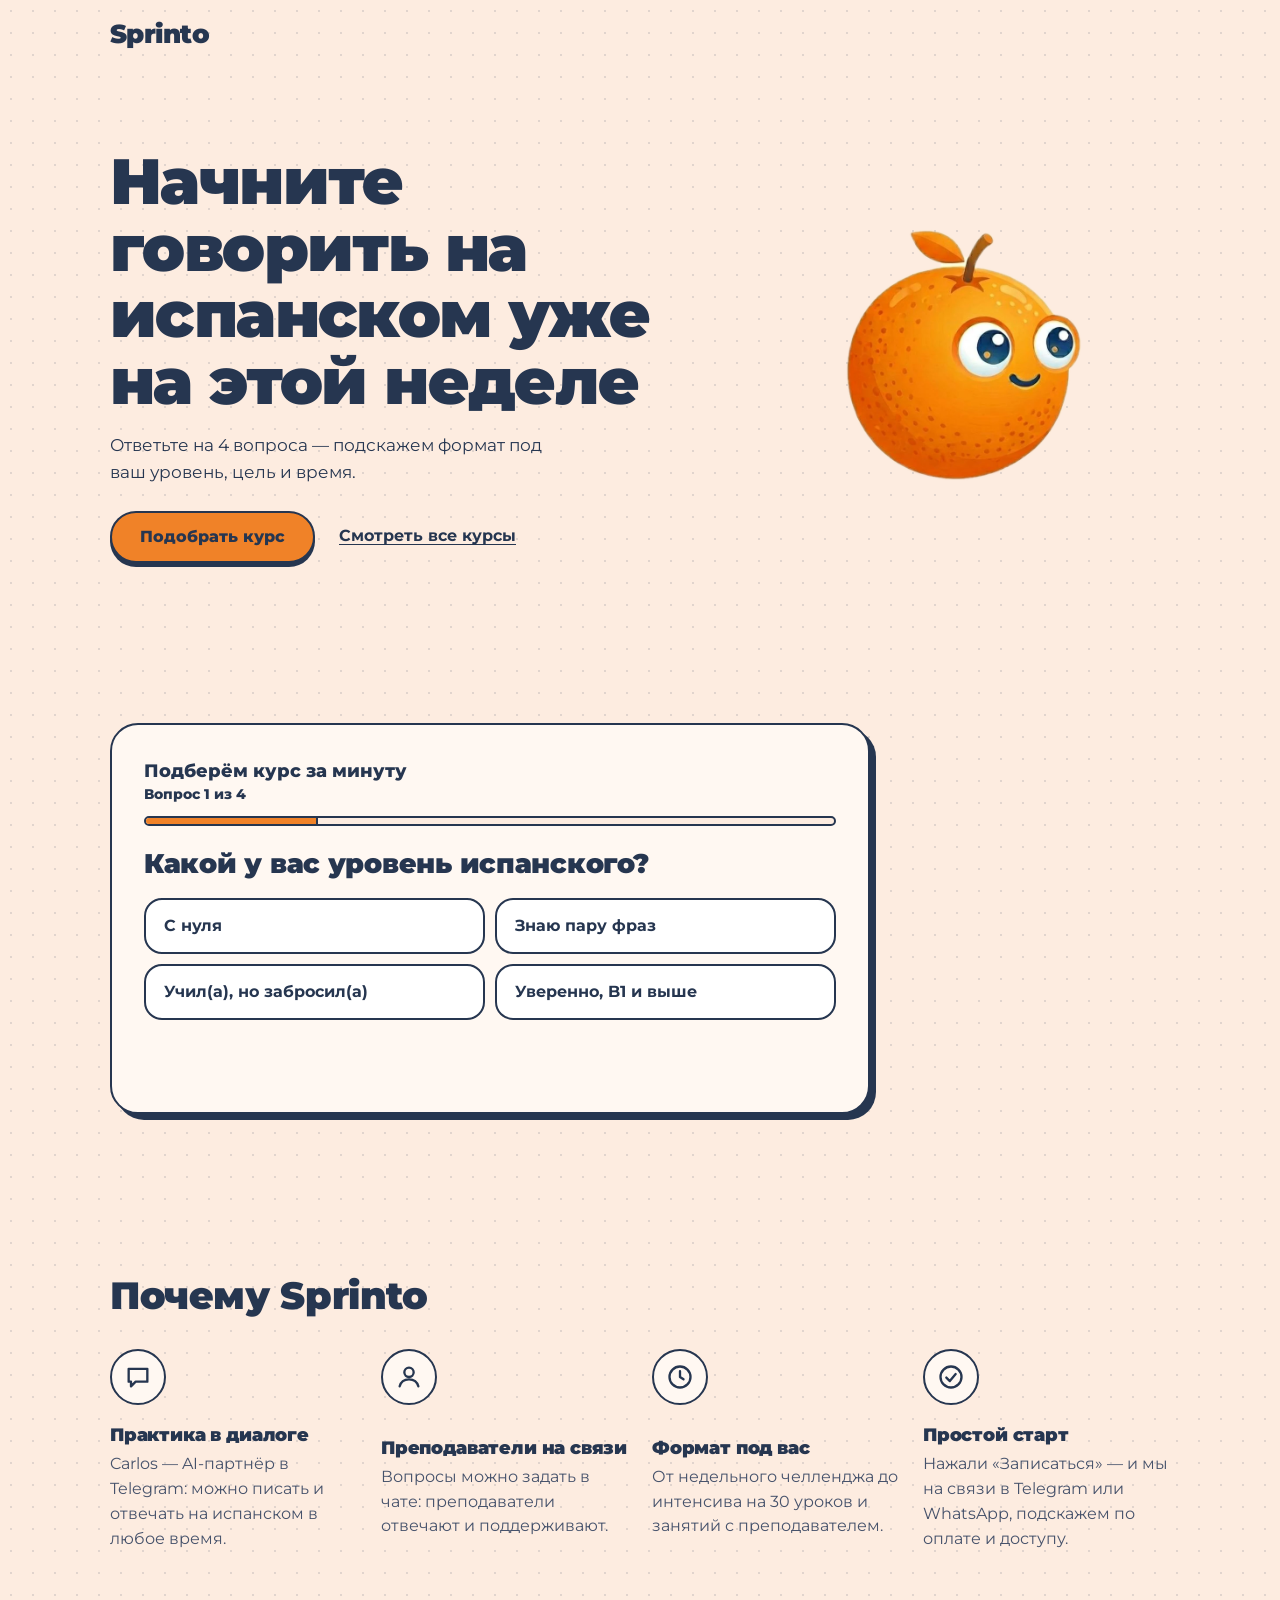
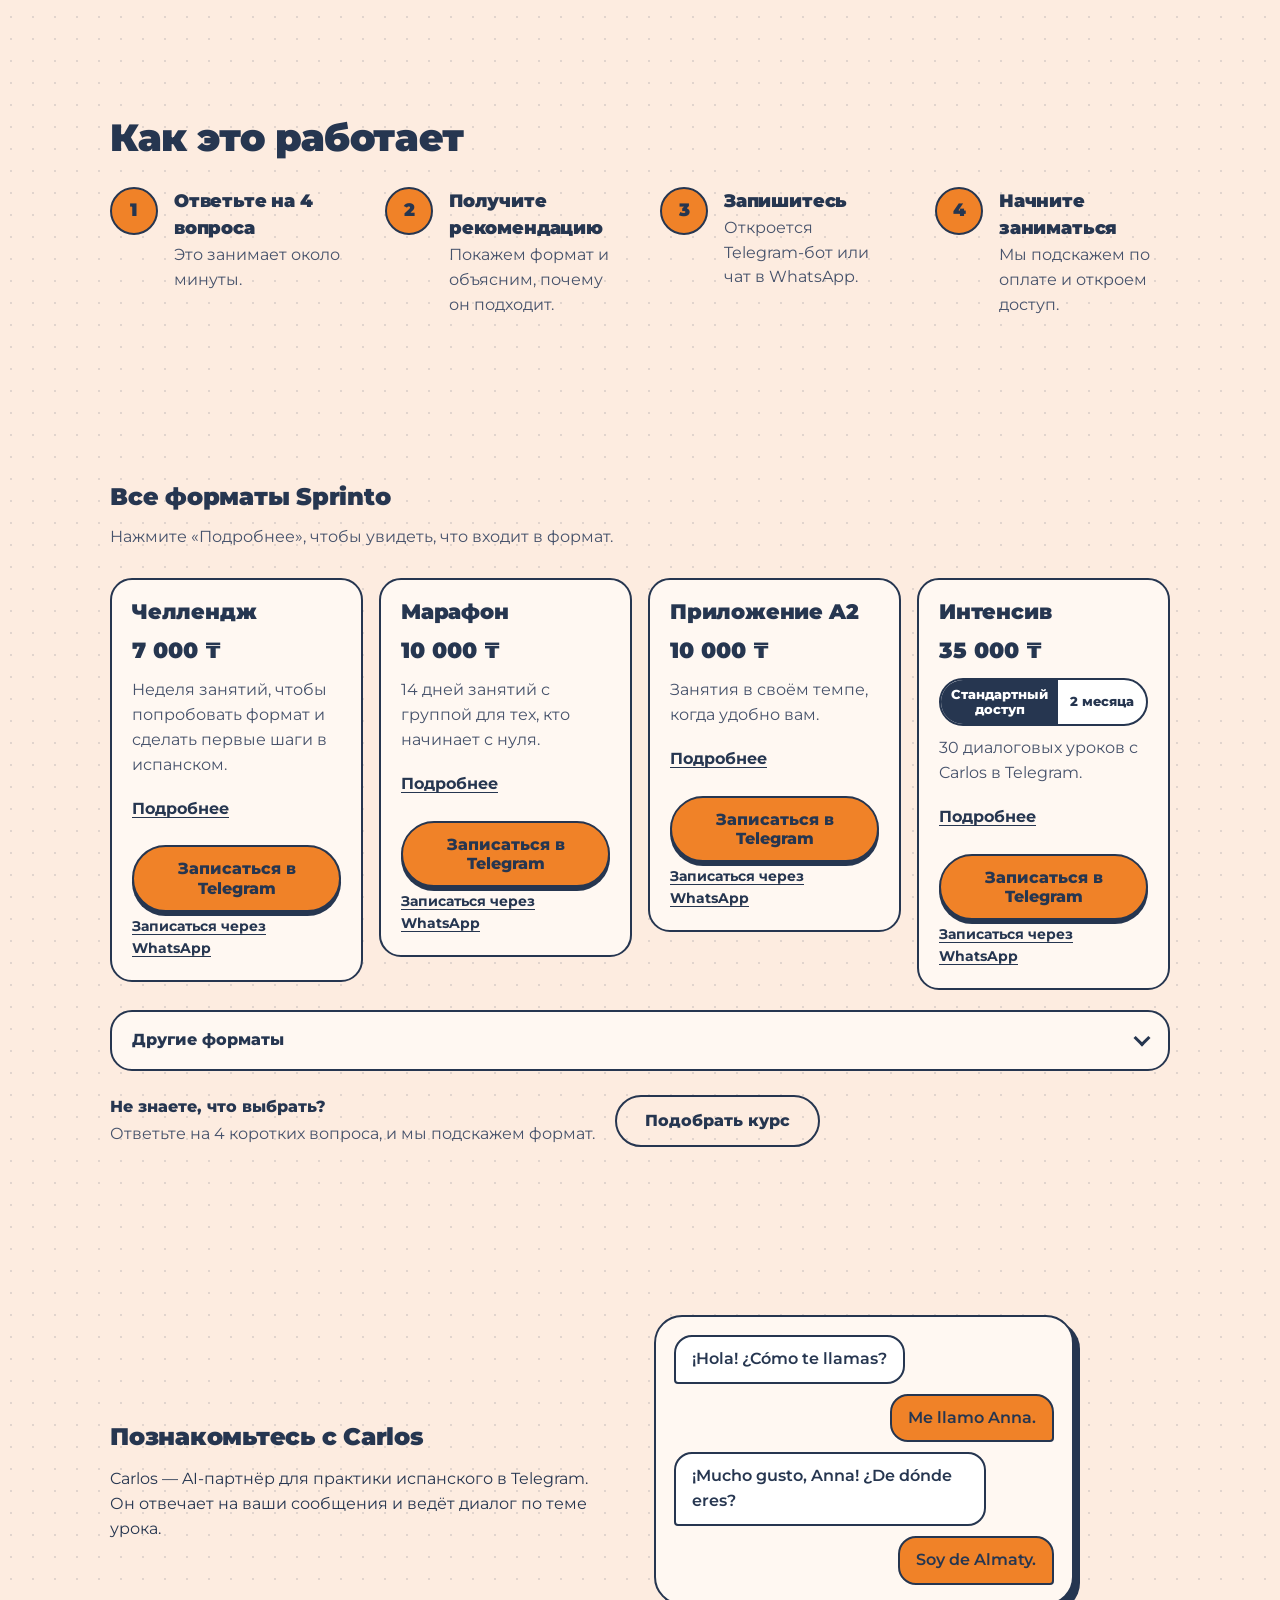
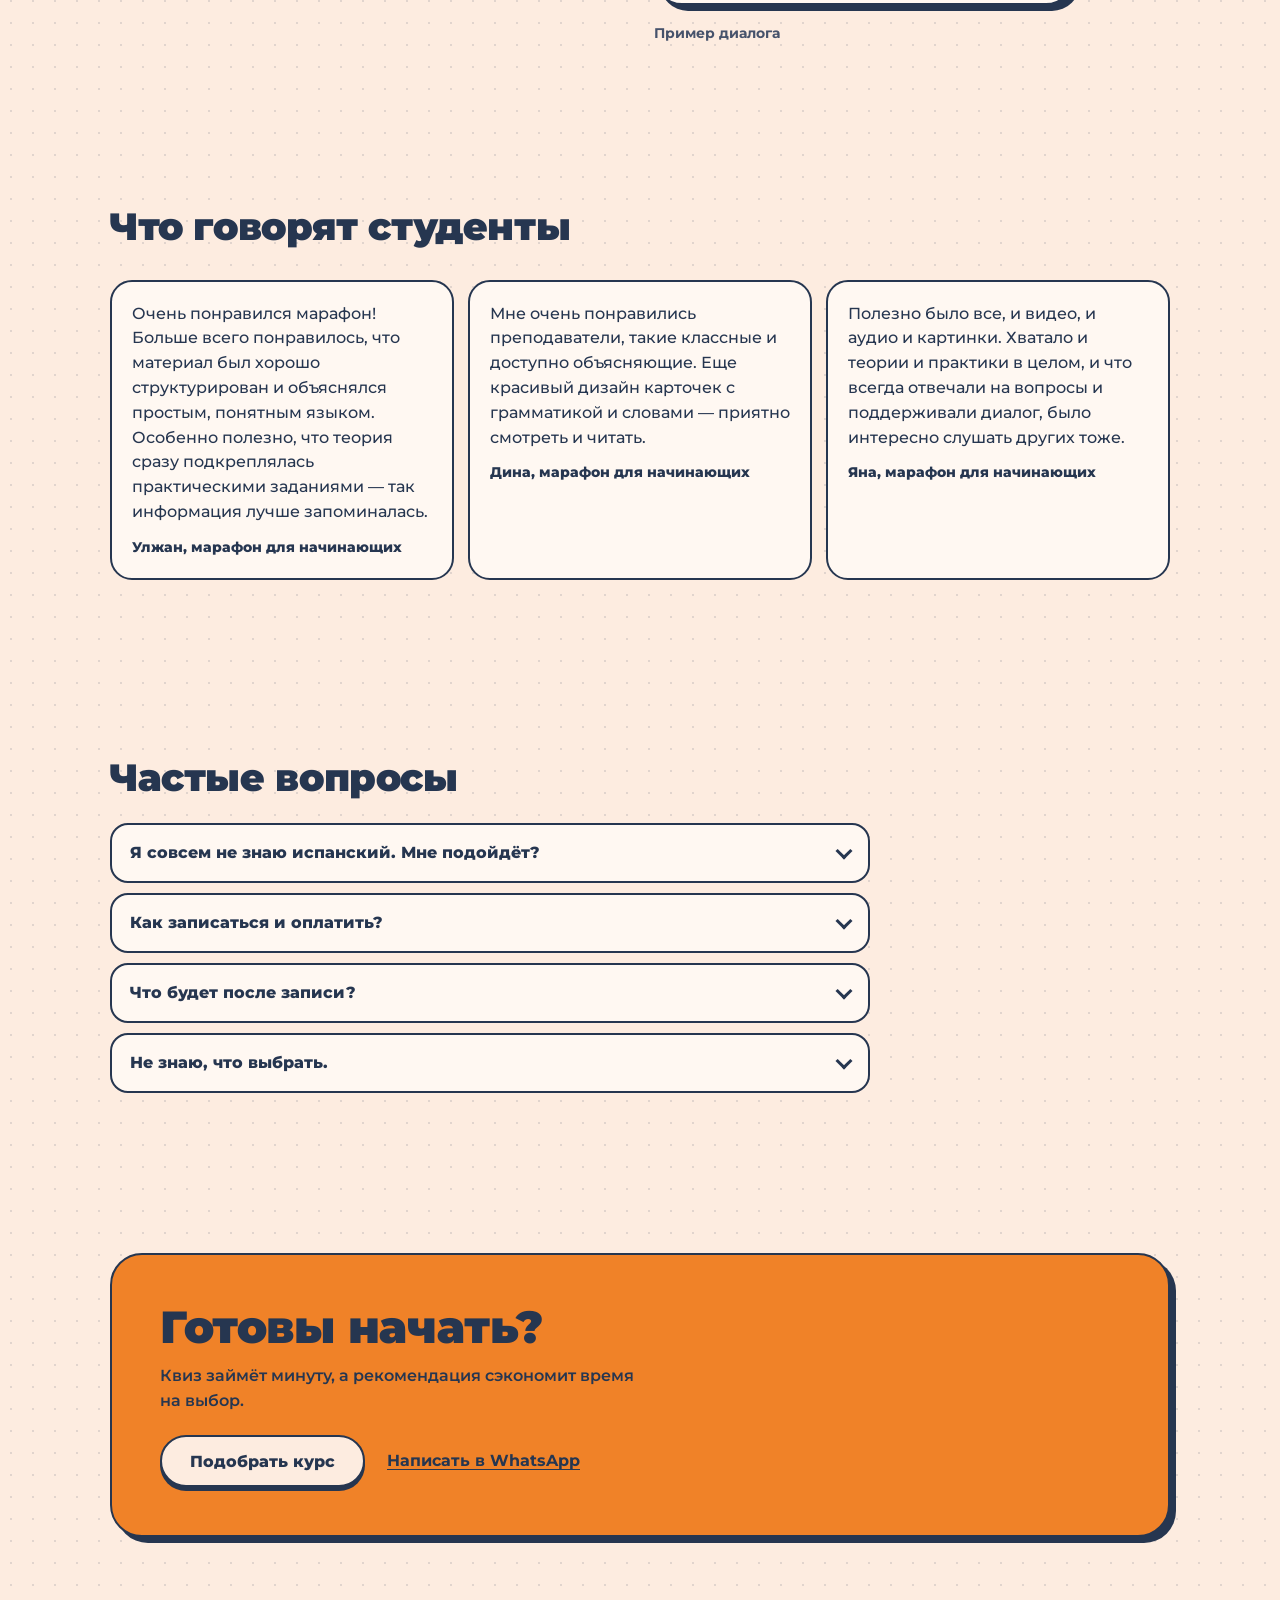
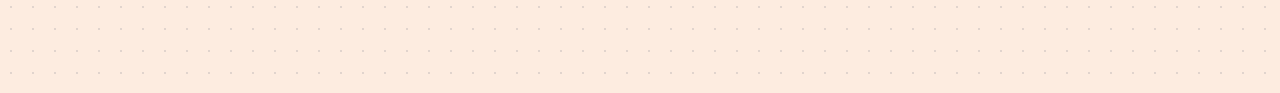
<file: index.html>
<!DOCTYPE html>
<html lang="ru">
<head>
  <meta charset="utf-8">
  <meta name="viewport" content="width=device-width, initial-scale=1, viewport-fit=cover">
  <title>Sprinto — испанский язык: подберите курс за минуту</title>
  <meta name="description" content="Ответьте на 4 вопроса и узнайте, какой формат изучения испанского подойдёт именно вам.">
  <meta name="theme-color" content="#FDECE0">

  <!-- Верификация домена в Meta Business Manager: вставить сюда мета-тег, который выдаст Meta -->
  <!-- <meta name="facebook-domain-verification" content="..."> -->

  <!-- Open Graph: картинка 1200×630 лежит в og.jpg -->
  <meta property="og:type" content="website">
  <meta property="og:title" content="Sprinto — испанский язык: подберите курс за минуту">
  <meta property="og:description" content="Ответьте на 4 вопроса и узнайте, какой формат изучения испанского подойдёт именно вам.">
  <meta property="og:image" content="https://sprinto-landing.onrender.com/og.jpg">
  <meta property="og:image:width" content="1200">
  <meta property="og:image:height" content="630">
  <meta property="og:url" content="https://sprinto-landing.onrender.com/">
  <meta name="twitter:card" content="summary_large_image">

  <link rel="icon" type="image/png" href="favicon.png">
  <link rel="apple-touch-icon" href="apple-touch-icon.png">

  <link rel="preconnect" href="https://fonts.googleapis.com">
  <link rel="preconnect" href="https://fonts.gstatic.com" crossorigin>
  <link href="https://fonts.googleapis.com/css2?family=Montserrat:wght@400;600;800;900&display=swap" rel="stylesheet">
  <link rel="stylesheet" href="styles.css">

  <!-- Конфиг и аналитика: в <head>, чтобы PageView ушёл сразу -->
  <script src="config.js"></script>
  <script src="analytics.js"></script>
</head>
<body>
  <a class="skip" href="#main" id="skip-link">К содержимому</a>

  <header class="topbar">
    <div class="wrap topbar-inner">
      <a class="logo" href="./" aria-label="Sprinto">Sprinto</a>
      <div class="lang" role="group" aria-label="Язык сайта" id="lang-switch">
        <button type="button" data-action="lang" data-lang="ru" aria-pressed="true">RU</button>
        <button type="button" data-action="lang" data-lang="kz" aria-pressed="false">KZ</button>
      </div>
    </div>
  </header>

  <main id="main">
    <section class="section hero" id="hero"></section>
    <section class="section" id="quiz" aria-labelledby="quiz-title"></section>
    <section class="section" id="why"></section>
    <section class="section" id="how"></section>
    <section class="section" id="lineup"></section>
    <section class="section" id="demo"></section>
    <section class="section" id="reviews"></section>
    <section class="section" id="faq"></section>
    <section class="section final" id="final"></section>
  </main>

  <footer class="footer" id="footer"></footer>

  <div class="sticky-cta" id="sticky" hidden>
    <button type="button" class="btn btn-primary" data-action="goquiz" id="sticky-btn">Подобрать курс</button>
  </div>

  <noscript><p style="padding:24px;text-align:center">Для работы страницы нужен JavaScript.</p></noscript>
  <script src="quiz-logic.js"></script>
  <script src="app.js"></script>
</body>
</html>
</file>
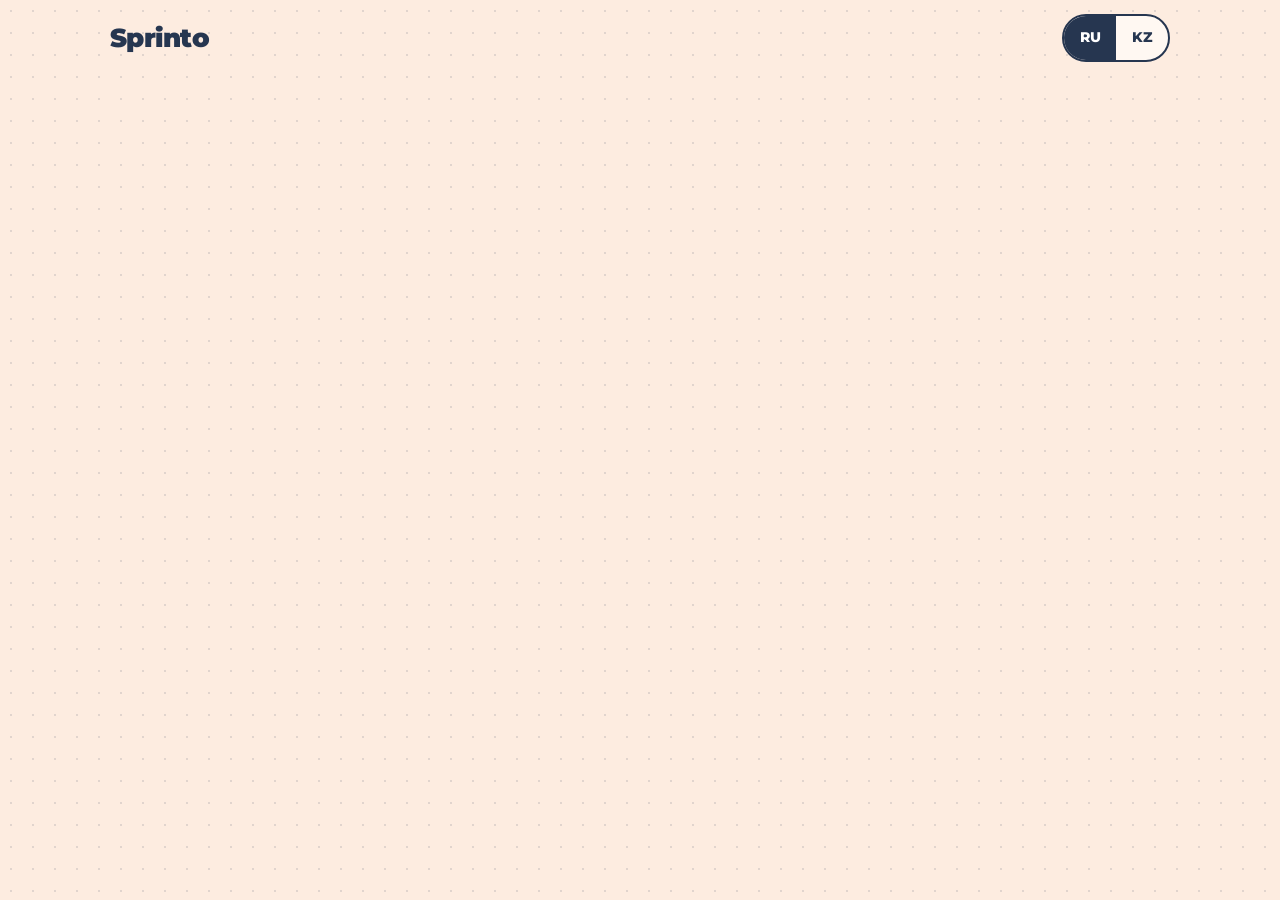
<file: thanks.html>
<!DOCTYPE html>
<html lang="ru">
<head>
  <meta charset="utf-8">
  <meta name="viewport" content="width=device-width, initial-scale=1, viewport-fit=cover">
  <title>Спасибо! — Sprinto</title>
  <meta name="robots" content="noindex">
  <meta name="theme-color" content="#FDECE0">
  <!-- Верификация домена Meta: тот же мета-тег, что и в index.html -->
  <!-- <meta name="facebook-domain-verification" content="..."> -->
  <link rel="icon" type="image/png" href="favicon.png">
  <link rel="apple-touch-icon" href="apple-touch-icon.png">
  <link rel="preconnect" href="https://fonts.googleapis.com">
  <link rel="preconnect" href="https://fonts.gstatic.com" crossorigin>
  <link href="https://fonts.googleapis.com/css2?family=Montserrat:wght@400;600;800;900&display=swap" rel="stylesheet">
  <link rel="stylesheet" href="styles.css">
  <script src="config.js"></script>
  <script src="analytics.js"></script>
</head>
<body>
  <header class="topbar">
    <div class="wrap topbar-inner">
      <a class="logo" href="./" aria-label="Sprinto">Sprinto</a>
      <div class="lang" role="group" aria-label="Язык сайта" id="lang-switch">
        <button type="button" data-action="lang" data-lang="ru" aria-pressed="true">RU</button>
        <button type="button" data-action="lang" data-lang="kz" aria-pressed="false">KZ</button>
      </div>
    </div>
  </header>
  <main id="main" class="wrap thanks" tabindex="-1"></main>
  <script src="thanks.js"></script>
</body>
</html>
</file>
<file: styles.css>
/* ============================================================
   Sprinto landing — стили
   Бренд: фон #FDECE0 с точками, акцент #F08228, текст #263650,
   Montserrat (заголовки 900), кнопки-таблетки от 48 px.
   Контраст: #263650 на #F08228 = 4.6:1, на #FDECE0 = 10.6:1.
   ============================================================ */
:root {
  --bg: #FDECE0;
  --accent: #F08228;
  --ink: #263650;
  --ink-soft: #46526b;
  --card: #FFF8F2;
  --line: 2px solid var(--ink);
  --radius: 22px;
  --font: "Montserrat", system-ui, -apple-system, "Segoe UI", Roboto, Arial, sans-serif;
}

*, *::before, *::after { box-sizing: border-box; }
[hidden] { display: none !important; }
html { -webkit-text-size-adjust: 100%; scroll-behavior: smooth; }
body {
  margin: 0;
  font-family: var(--font);
  font-size: 16px;
  line-height: 1.55;
  color: var(--ink);
  background-color: var(--bg);
  background-image: radial-gradient(rgba(38, 54, 80, .13) 1.3px, transparent 1.4px);
  background-size: 22px 22px;
  padding-bottom: env(safe-area-inset-bottom, 0px);
}
body.has-sticky { padding-bottom: calc(88px + env(safe-area-inset-bottom, 0px)); }

img, svg, video { max-width: 100%; display: block; }
h1, h2, h3 { margin: 0; font-weight: 900; letter-spacing: -0.01em; }
p { margin: 0; }
a { color: var(--ink); }

:focus-visible { outline: 3px solid var(--ink); outline-offset: 3px; border-radius: 6px; }

.wrap { width: 100%; max-width: 1100px; margin: 0 auto; padding: 0 20px; }

.skip {
  position: absolute; left: 12px; top: -60px; z-index: 50;
  background: var(--ink); color: #fff; padding: 12px 18px; border-radius: 999px; font-weight: 800;
}
.skip:focus { top: 12px; }

/* ---------- Шапка ---------- */
.topbar { padding: calc(14px + env(safe-area-inset-top, 0px)) 0 14px; }
.topbar-inner { display: flex; align-items: center; justify-content: space-between; gap: 16px; }
.logo { font-weight: 900; font-size: 26px; text-decoration: none; letter-spacing: -0.02em; }

.lang { display: inline-flex; border: var(--line); border-radius: 999px; overflow: hidden; background: var(--card); }
.lang button {
  font: inherit; font-weight: 800; font-size: 14px; color: var(--ink);
  background: transparent; border: 0; min-width: 52px; min-height: 44px; padding: 0 14px; cursor: pointer;
}
.lang button[aria-pressed="true"] { background: var(--ink); color: #fff; }

/* ---------- Секции ---------- */
.section { padding: 56px 0; }
.section > .wrap > h2, .section-title { font-size: clamp(1.6rem, 4.6vw, 2.4rem); line-height: 1.12; max-width: 22ch; }
.section-sub { margin-top: 10px; color: var(--ink-soft); max-width: 56ch; }
.section-head { margin-bottom: 28px; }

/* ---------- Кнопки ---------- */
.btn {
  display: inline-flex; align-items: center; justify-content: center; text-align: center;
  min-height: 52px; padding: 12px 28px; border-radius: 999px;
  font: inherit; font-weight: 800; font-size: 16px; line-height: 1.2; text-decoration: none; cursor: pointer;
  border: var(--line); color: var(--ink);
  transition: transform .12s ease, box-shadow .12s ease;
}
.btn-primary { background: var(--accent); box-shadow: 0 4px 0 var(--ink); }
.btn-primary:hover { transform: translateY(-1px); box-shadow: 0 5px 0 var(--ink); }
.btn-primary:active { transform: translateY(3px); box-shadow: 0 1px 0 var(--ink); }
.btn-ghost { background: transparent; }
.btn-ghost:hover { background: var(--card); }
.btn-block { width: 100%; }

.text-link {
  font: inherit; font-weight: 700; color: var(--ink); background: none; border: 0; padding: 0;
  text-decoration: underline; text-underline-offset: 3px; cursor: pointer;
  display: inline-flex; align-items: center; min-height: 44px;
}
.wa-pay { display: inline-flex; align-items: center; min-height: 44px; font-size: 14px; font-weight: 700; color: var(--ink); text-underline-offset: 3px; }

/* ---------- Первый экран ---------- */
.hero { padding-top: 24px; }
.hero-inner { display: grid; gap: 28px; align-items: center; }
.hero h1 { font-size: clamp(2.1rem, 8.4vw, 4rem); line-height: 1.04; letter-spacing: -0.025em; max-width: 14ch; }
.hero-sub { margin-top: 18px; font-size: 1.05rem; max-width: 40ch; }
.hero-actions { margin-top: 26px; display: flex; flex-wrap: wrap; align-items: center; gap: 12px 24px; }
.hero-art { display: flex; justify-content: center; }
.mascot, .mascot-ph {
  width: min(280px, 52vw); aspect-ratio: 1 / 1; object-fit: contain;
}
.mascot-ph {
  display: grid; place-items: center; text-align: center;
  background: var(--accent); border: var(--line); border-radius: 50%;
  font-weight: 900; font-size: 1.6rem; box-shadow: 6px 6px 0 var(--ink);
}

/* ---------- Квиз ---------- */
.quiz-card {
  background: var(--card); border: var(--line); border-radius: 28px;
  padding: 24px 20px; max-width: 760px; box-shadow: 6px 6px 0 var(--ink);
}
.quiz-card h2 { font-size: 1.1rem; font-weight: 800; letter-spacing: 0; max-width: none; }
.quiz-meta { display: flex; align-items: center; justify-content: space-between; gap: 12px; margin-bottom: 10px; font-weight: 800; font-size: 14px; }
.progress { height: 10px; border: var(--line); border-radius: 999px; background: var(--bg); overflow: hidden; margin-bottom: 22px; }
.progress > span { display: block; height: 100%; background: var(--accent); border-right: var(--line); transition: width .25s ease; }
.progress > span[style*="100%"] { border-right: 0; }
.q-title { font-size: clamp(1.25rem, 4.4vw, 1.7rem); font-weight: 900; line-height: 1.2; margin-bottom: 18px; }
.q-title:focus { outline: none; }
.options { display: grid; gap: 10px; }
.option {
  font: inherit; font-weight: 700; text-align: left; color: var(--ink);
  background: #fff; border: var(--line); border-radius: 18px;
  min-height: 56px; padding: 12px 18px; cursor: pointer; width: 100%;
}
.option:hover { background: var(--bg); }
.option[aria-pressed="true"] { background: var(--accent); }
.quiz-foot { margin-top: 16px; min-height: 44px; }

/* результат квиза */
.result-badge {
  display: inline-block; font-weight: 800; font-size: 14px; background: var(--accent);
  border: var(--line); border-radius: 999px; padding: 4px 14px; margin-bottom: 14px;
}
.result-name { font-size: clamp(1.7rem, 6vw, 2.4rem); font-weight: 900; line-height: 1.1; }
.result-reason { margin-top: 12px; font-weight: 600; max-width: 52ch; }
.result-note { margin-top: 12px; font-weight: 800; border-left: 6px solid var(--accent); padding-left: 12px; }
.result-short { margin-top: 10px; color: var(--ink-soft); max-width: 52ch; }
.result-price { margin-top: 16px; font-size: 1.5rem; font-weight: 900; }
.result-actions { margin-top: 18px; display: grid; gap: 6px; justify-items: start; }
.result-links { margin-top: 14px; display: flex; flex-wrap: wrap; gap: 4px 22px; }

/* ---------- Почему Sprinto ---------- */
.why-grid { display: grid; gap: 14px; margin-top: 28px; }
.why-item { display: grid; grid-template-columns: 56px 1fr; gap: 16px; align-items: start; padding: 4px 0; }
.icon-bubble {
  width: 56px; height: 56px; border-radius: 50%; border: var(--line); background: var(--card);
  display: grid; place-items: center;
}
.icon-bubble svg { width: 28px; height: 28px; fill: none; stroke: var(--ink); stroke-width: 2; stroke-linecap: round; stroke-linejoin: round; }
.why-item h3 { font-size: 1.1rem; margin-bottom: 4px; }
.why-item p { color: var(--ink-soft); max-width: 44ch; }

/* ---------- Как это работает ---------- */
.steps { list-style: none; margin: 28px 0 0; padding: 0; display: grid; gap: 18px; counter-reset: step; }
.step { display: grid; grid-template-columns: 48px 1fr; gap: 16px; align-items: start; }
.step::before {
  counter-increment: step; content: counter(step);
  width: 48px; height: 48px; border-radius: 50%; border: var(--line); background: var(--accent);
  display: grid; place-items: center; font-weight: 900; font-size: 1.15rem;
}
.step h3 { font-size: 1.1rem; margin-bottom: 2px; }
.step p { color: var(--ink-soft); }

/* ---------- Линейка ---------- */
.cards { display: grid; gap: 16px; align-items: start; }
.card { background: var(--card); border: var(--line); border-radius: var(--radius); padding: 20px; display: grid; gap: 10px; }
.card h3 { font-size: 1.3rem; line-height: 1.15; }
.price { font-weight: 900; font-size: 1.4rem; }
.price small { font-weight: 700; font-size: .85rem; color: var(--ink-soft); }
.card-short { color: var(--ink-soft); }
.card-full { border-top: 2px dashed rgba(38, 54, 80, .35); padding-top: 10px; }
.card-actions { display: grid; gap: 4px; justify-items: start; margin-top: 4px; }
.card-actions .btn { width: 100%; }

.variant { display: inline-flex; border: var(--line); border-radius: 999px; overflow: hidden; background: #fff; width: 100%; }
.variant button {
  flex: 1; font: inherit; font-weight: 800; font-size: 13px; color: var(--ink);
  background: transparent; border: 0; min-height: 44px; padding: 6px 10px; cursor: pointer; line-height: 1.2;
}
.variant button[aria-pressed="true"] { background: var(--ink); color: #fff; }

.others { margin-top: 20px; border: var(--line); border-radius: var(--radius); background: var(--card); }
.others summary {
  list-style: none; cursor: pointer; font-weight: 800; padding: 16px 20px; min-height: 56px;
  display: flex; align-items: center; justify-content: space-between; gap: 12px;
}
.others summary::-webkit-details-marker { display: none; }
.others summary::after, .faq-item summary::after {
  content: ""; width: 12px; height: 12px; flex: none;
  border-right: 3px solid var(--ink); border-bottom: 3px solid var(--ink); transform: rotate(45deg); margin-top: -4px;
}
.others[open] summary::after, .faq-item[open] summary::after { transform: rotate(-135deg); margin-top: 4px; }
.other-row { padding: 16px 20px; border-top: 2px dashed rgba(38, 54, 80, .35); display: grid; gap: 8px; }
.other-row h3 { font-size: 1.05rem; }
.other-row p { color: var(--ink-soft); }
.other-row .btn { width: 100%; }

.notsure { margin-top: 24px; display: flex; flex-wrap: wrap; align-items: center; gap: 12px 20px; }
.notsure strong { font-weight: 800; }

/* ---------- Демо Carlos ---------- */
.demo-grid { display: grid; gap: 28px; align-items: center; margin-top: 8px; }
.demo-text p { margin-top: 12px; max-width: 46ch; }
.demo-label { margin-top: 18px; font-weight: 700; font-size: 14px; color: var(--ink-soft); }
.chat {
  background: var(--card); border: var(--line); border-radius: 28px; padding: 18px; display: grid; gap: 10px;
  max-width: 420px; box-shadow: 6px 6px 0 var(--ink);
}
.bubble { max-width: 82%; padding: 10px 16px; border-radius: 18px; border: var(--line); font-weight: 600; }
.bubble.carlos { background: #fff; border-bottom-left-radius: 4px; justify-self: start; }
.bubble.you { background: var(--accent); border-bottom-right-radius: 4px; justify-self: end; }
.video-box { position: relative; border: var(--line); border-radius: 28px; overflow: hidden; background: var(--ink); aspect-ratio: 16 / 9; max-width: 560px; }
.video-box video, .video-box img { width: 100%; height: 100%; object-fit: cover; }
.video-box .btn { position: absolute; left: 50%; top: 50%; transform: translate(-50%, -50%); }

/* ---------- Отзывы ---------- */
.reviews-row {
  display: flex; gap: 14px; overflow-x: auto; scroll-snap-type: x mandatory;
  padding: 4px 20px 16px; margin: 24px -20px 0; scroll-padding: 0 20px; -webkit-overflow-scrolling: touch;
}
.review {
  flex: 0 0 82%; max-width: 340px; scroll-snap-align: start; margin: 0;
  background: var(--card); border: var(--line); border-radius: var(--radius); padding: 20px; display: grid; gap: 12px; align-content: start;
}
.review blockquote { margin: 0; font-weight: 500; }
.review figcaption { font-weight: 800; font-size: 14px; }

/* ---------- FAQ ---------- */
.faq-list { margin-top: 24px; display: grid; gap: 10px; max-width: 760px; }
.faq-item { border: var(--line); border-radius: 18px; background: var(--card); }
.faq-item summary {
  list-style: none; cursor: pointer; font-weight: 800; padding: 14px 18px; min-height: 56px;
  display: flex; align-items: center; justify-content: space-between; gap: 14px;
}
.faq-item summary::-webkit-details-marker { display: none; }
.faq-item p { padding: 0 18px 16px; max-width: 60ch; color: var(--ink-soft); }

/* ---------- Финал ---------- */
.final .wrap { text-align: left; }
.final-card { background: var(--accent); border: var(--line); border-radius: 32px; padding: 32px 22px; box-shadow: 6px 6px 0 var(--ink); }
.final-card h2 { font-size: clamp(1.8rem, 6vw, 2.8rem); line-height: 1.08; }
.final-card p { margin-top: 12px; max-width: 44ch; font-weight: 600; }
.final-actions { margin-top: 22px; display: flex; flex-wrap: wrap; align-items: center; gap: 8px 22px; }
.final-card .btn-primary { background: var(--bg); }

/* ---------- Подвал ---------- */
.footer { padding: 36px 20px 40px; text-align: center; font-size: 14px; color: var(--ink-soft); }
.footer a { color: var(--ink); font-weight: 700; display: inline-block; min-height: 44px; line-height: 44px; margin: 0 10px; }
.footer p { margin: 6px auto; max-width: 60ch; }

/* ---------- Липкая кнопка (мобильный) ---------- */
.sticky-cta {
  position: fixed; left: 0; right: 0; bottom: 0; z-index: 20;
  padding: 12px 20px calc(12px + env(safe-area-inset-bottom, 0px));
  background: linear-gradient(to top, var(--bg) 70%, rgba(253, 236, 224, 0));
}
.sticky-cta[hidden] { display: none; }
.sticky-cta .btn { width: 100%; }

/* ---------- Спасибо ---------- */
.thanks { padding-top: 24px; padding-bottom: 64px; }
.thanks:focus { outline: none; }
.thanks h1 { font-size: clamp(2rem, 7vw, 3.2rem); line-height: 1.06; margin-bottom: 12px; }
.thanks-card { margin-top: 28px; background: var(--card); border: var(--line); border-radius: 28px; padding: 24px 20px; max-width: 640px; box-shadow: 6px 6px 0 var(--ink); }
.thanks-card h2 { font-size: 1.2rem; margin-bottom: 12px; }
.thanks-card ol { margin: 0 0 20px; padding-left: 22px; display: grid; gap: 8px; font-weight: 600; }
.thanks-actions { display: grid; gap: 8px; justify-items: start; }

/* ---------- Планшет и десктоп ---------- */
@media (min-width: 720px) {
  .section { padding: 80px 0; }
  .hero-inner { grid-template-columns: 1.2fr .8fr; }
  .quiz-card { padding: 32px; }
  .options { grid-template-columns: 1fr 1fr; }
  .why-grid { grid-template-columns: 1fr 1fr; gap: 28px 40px; }
  .steps { grid-template-columns: repeat(2, 1fr); gap: 26px 40px; }
  .cards { grid-template-columns: 1fr 1fr; }
  .demo-grid { grid-template-columns: 1fr 1fr; }
  .other-row { grid-template-columns: 1.1fr 1.6fr auto auto; align-items: center; gap: 20px; }
  .other-row .btn { width: auto; }
  .reviews-row { margin: 28px 0 0; padding: 4px 0 16px; }
  .review { flex: 0 0 calc((100% - 28px) / 3); max-width: none; }
  .final-card { padding: 48px; }
  .sticky-cta { display: none !important; }
  body.has-sticky { padding-bottom: env(safe-area-inset-bottom, 0px); }
}
@media (min-width: 1000px) {
  .cards { grid-template-columns: repeat(4, 1fr); }
  .steps { grid-template-columns: repeat(4, 1fr); }
  .why-grid { grid-template-columns: repeat(4, 1fr); gap: 24px; }
  .why-item { grid-template-columns: 1fr; }
}

@media (prefers-reduced-motion: reduce) {
  html { scroll-behavior: auto; }
  *, *::before, *::after { transition: none !important; animation: none !important; }
}
</file>
